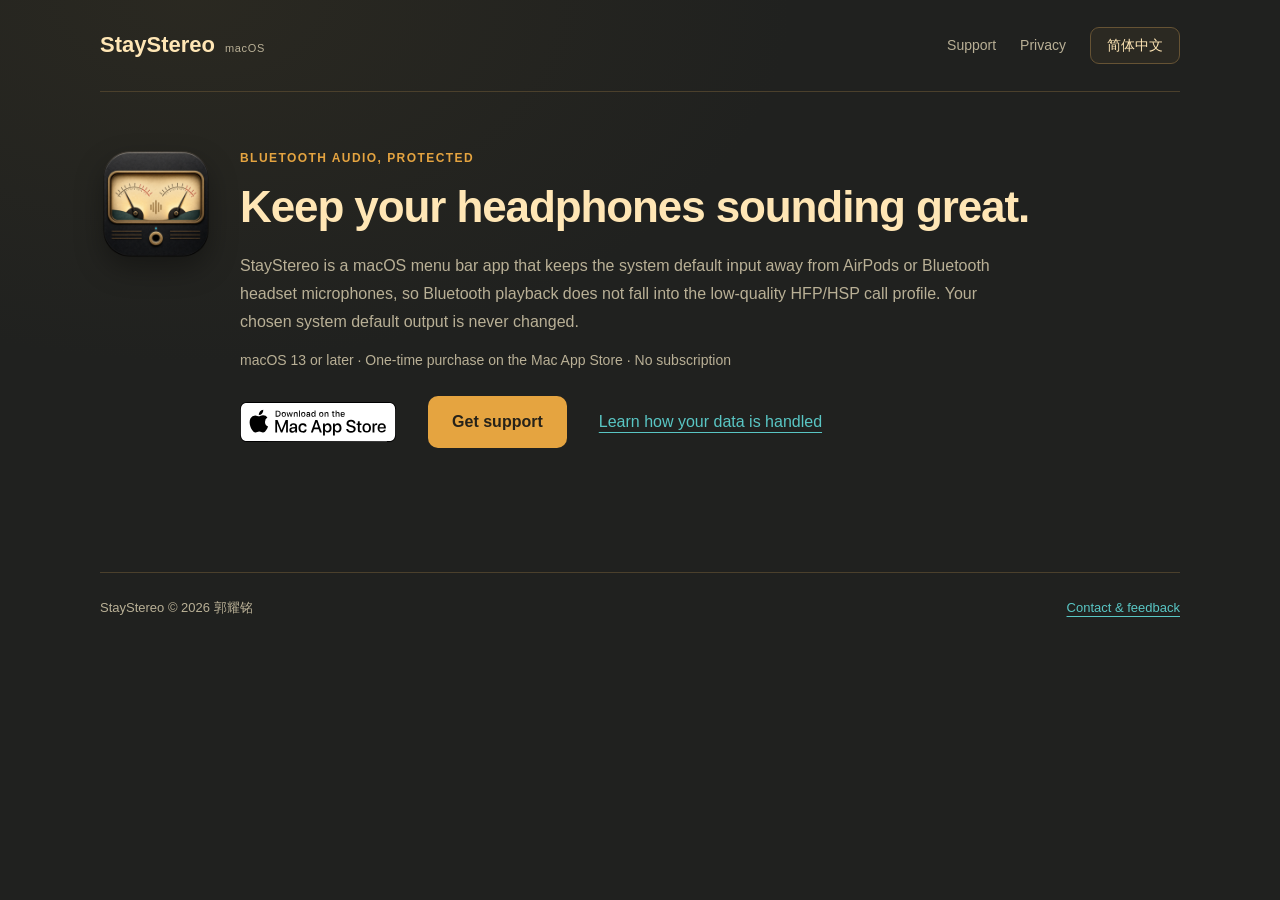
<file: index.html>
<!doctype html>
<html lang="en">
<head>
<meta charset="utf-8">
<meta name="viewport" content="width=device-width, initial-scale=1">
<meta name="color-scheme" content="dark">
<meta http-equiv="refresh" content="0; url=en/index.html">
<link rel="canonical" href="https://the-eric-kwok.github.io/staystereo-support/en/index.html">
<link rel="stylesheet" href="assets/style.css">
<title>StayStereo</title>
</head>
<body>
<main><p>This page has moved to the <a href="en/index.html">English website</a>.</p></main>
</body>
</html>
</file>
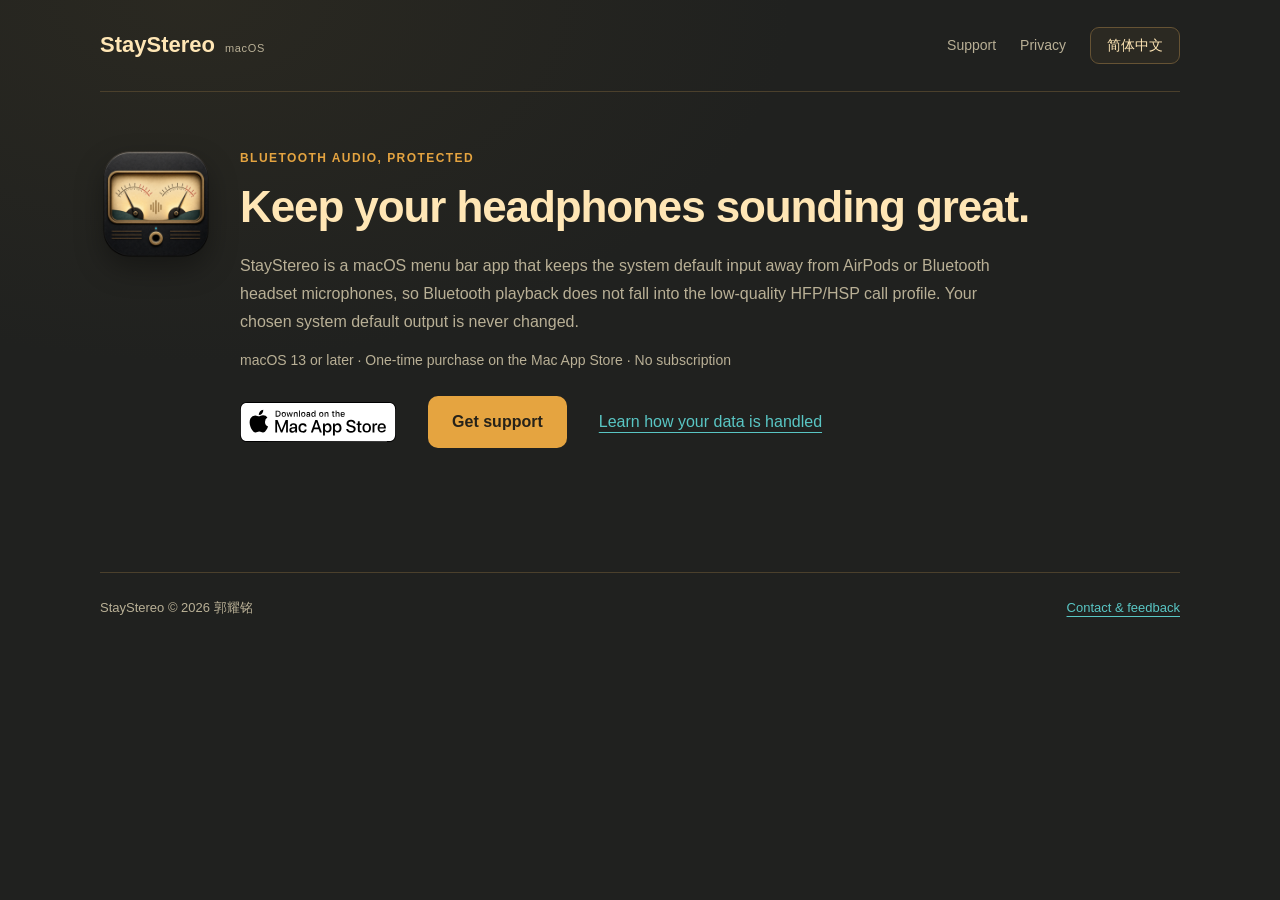
<file: en/index.html>
<!doctype html>
<html lang="en">
<head>
<meta charset="utf-8">
<meta name="viewport" content="width=device-width, initial-scale=1">
<meta name="color-scheme" content="dark">
<meta name="description" content="StayStereo — Keep Bluetooth playback clear on your Mac.">
<title>StayStereo · Keep your headphones sounding great</title>
<link rel="icon" type="image/png" href="../assets/app-icon.png">
<link rel="stylesheet" href="../assets/style.css">
<link rel="alternate" hreflang="zh-CN" href="../zh/index.html">
<link rel="alternate" hreflang="en" href="../en/index.html">
</head>
<body class="home-page">
<a class="skip" href="#content">Skip to content</a>
<header><nav aria-label="Main navigation">
<a class="brand" href="index.html">StayStereo<span>macOS</span></a>
<div class="links"><a href="support.html">Support</a><a href="privacy.html">Privacy</a><a class="language" href="../zh/index.html" lang="zh-CN" hreflang="zh-CN">简体中文</a></div>
</nav></header>
<main id="content">
<div class="hero">
<img class="app-icon" src="../assets/app-icon.png" width="112" height="112" alt="">
<div class="hero-copy">
<p class="eyebrow">BLUETOOTH AUDIO, PROTECTED</p>
<h1>Keep your headphones sounding great.</h1>
<p>StayStereo is a macOS menu bar app that keeps the system default input away from AirPods or Bluetooth headset microphones, so Bluetooth playback does not fall into the low-quality HFP/HSP call profile. Your chosen system default output is never changed.</p>
<section class="home-intro" aria-label="At a glance">
<p class="purchase-note">macOS 13 or later · One-time purchase on the Mac App Store · No subscription</p>
<div class="actions"><a class="mac-app-store-link" href="https://apps.apple.com/us/app/staystereo-mic-auto-switch/id6797420495?mt=12"><img src="mac-app-store-badge.svg" width="156" height="40" alt="Download StayStereo on the Mac App Store"></a><a class="button" href="support.html">Get support</a><a class="privacy-link" href="privacy.html">Learn how your data is handled</a></div>
</section>
</div>
</div>
</main>
<footer><span>StayStereo © 2026 郭耀铭</span><a href="support.html">Contact &amp; feedback</a></footer>
</body>
</html>
</file>
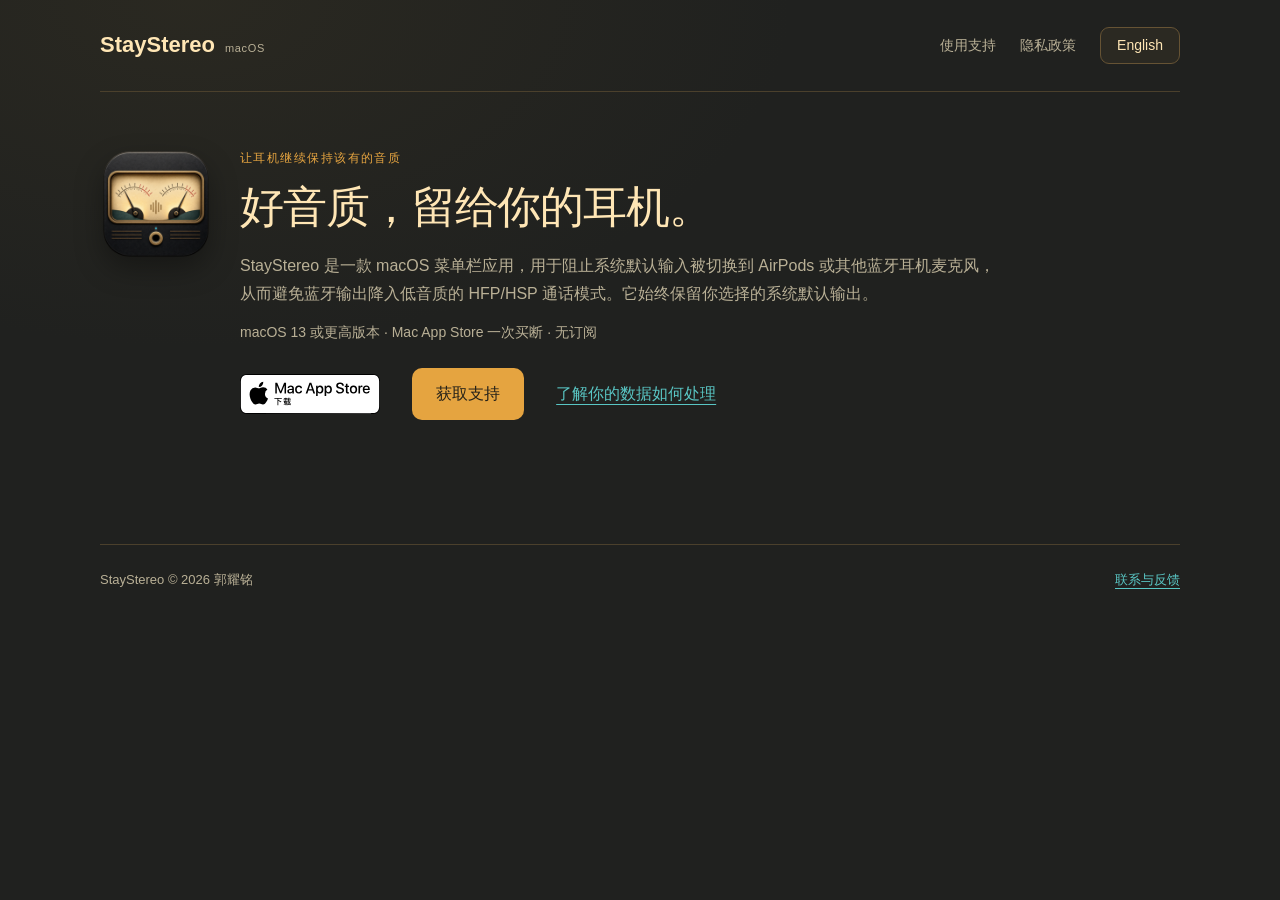
<file: zh/index.html>
<!doctype html>
<html lang="zh-CN">
<head>
<meta charset="utf-8">
<meta name="viewport" content="width=device-width, initial-scale=1">
<meta name="color-scheme" content="dark">
<meta name="description" content="StayStereo——保护 Mac 蓝牙播放音质，保留你选择的输出设备。">
<title>StayStereo · 好音质，留给你的耳机</title>
<link rel="icon" type="image/png" href="../assets/app-icon.png">
<link rel="stylesheet" href="../assets/style.css">
<link rel="alternate" hreflang="zh-CN" href="index.html">
<link rel="alternate" hreflang="en" href="../en/index.html">
</head>
<body class="home-page">
<a class="skip" href="#content">跳至正文</a>
<header><nav aria-label="主导航">
<a class="brand" href="index.html">StayStereo<span>macOS</span></a>
<div class="links"><a href="support.html">使用支持</a><a href="privacy.html">隐私政策</a><a class="language" href="../en/index.html" lang="en" hreflang="en">English</a></div>
</nav></header>
<main id="content">
<div class="hero">
<img class="app-icon" src="../assets/app-icon.png" width="112" height="112" alt="">
<div class="hero-copy">
<p class="eyebrow">让耳机继续保持该有的音质</p>
<h1>好音质，留给你的耳机。</h1>
<p>StayStereo 是一款 macOS 菜单栏应用，用于阻止系统默认输入被切换到 AirPods 或其他蓝牙耳机麦克风，从而避免蓝牙输出降入低音质的 HFP/HSP 通话模式。它始终保留你选择的系统默认输出。</p>
<section class="home-intro" aria-label="应用概览">
<p class="purchase-note">macOS 13 或更高版本 · Mac App Store 一次买断 · 无订阅</p>
<div class="actions"><a class="mac-app-store-link" href="https://apps.apple.com/cn/app/staystereo-%E4%BF%9D%E6%8C%81%E9%9F%B3%E8%B4%A8/id6797420495?mt=12"><img src="mac-app-store-badge.svg" width="140" height="40" alt="在 Mac App Store 下载 StayStereo"></a><a class="button" href="support.html">获取支持</a><a class="privacy-link" href="privacy.html">了解你的数据如何处理</a></div>
</section>
</div>
</div>
</main>
<footer><span>StayStereo © 2026 郭耀铭</span><a href="support.html">联系与反馈</a></footer>
</body>
</html>
</file>
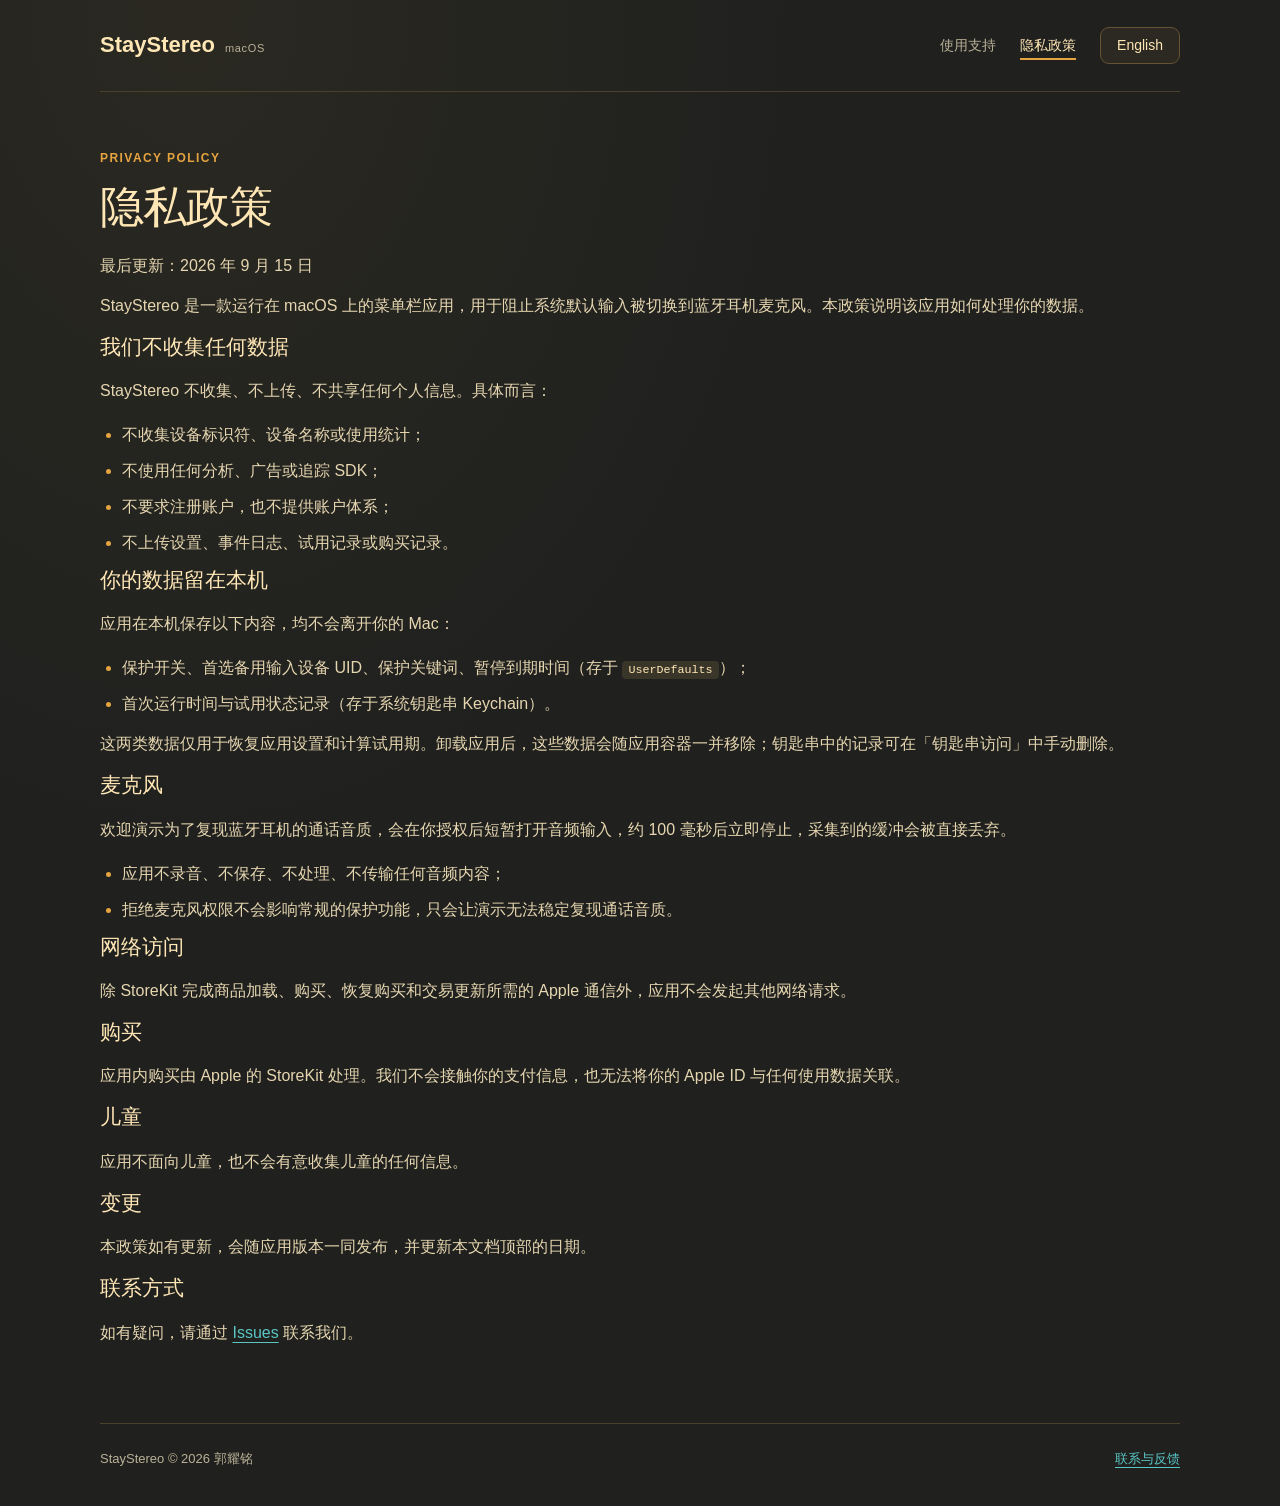
<file: privacy.html>
<!doctype html>
<html lang="zh-CN">
<head>
<meta charset="utf-8">
<meta name="viewport" content="width=device-width, initial-scale=1">
<meta name="color-scheme" content="light dark">
<meta name="description" content="StayStereo 隐私政策——保护 Mac 蓝牙播放音质，保留你选择的输出设备。">
<title>隐私政策 · StayStereo</title>
<link rel="stylesheet" href="assets/style.css">
<link rel="alternate" hreflang="zh-CN" href="privacy.html">
<link rel="alternate" hreflang="en" href="en/privacy.html">
</head>
<body>
<a class="skip" href="#content">跳至正文</a>
<header><nav aria-label="主导航">
<a class="brand" href="index.html">StayStereo<span>macOS</span></a>
<div class="links"><a href="index.html">使用支持</a><a href="privacy.html" aria-current="page">隐私政策</a><a class="language" href="en/privacy.html" lang="en" hreflang="en">English</a></div>
</nav></header>
<main id="content">
<p class="eyebrow">PRIVACY POLICY</p>
<h1>隐私政策</h1>
<p>最后更新：2026 年 9 月 15 日</p>
<p>StayStereo 是一款运行在 macOS 上的菜单栏应用，用于阻止系统默认输入被切换到蓝牙耳机麦克风。本政策说明该应用如何处理你的数据。</p>
<h2>我们不收集任何数据</h2>
<p>StayStereo 不收集、不上传、不共享任何个人信息。具体而言：</p>
<ul>
<li>不收集设备标识符、设备名称或使用统计；</li>
<li>不使用任何分析、广告或追踪 SDK；</li>
<li>不要求注册账户，也不提供账户体系；</li>
<li>不上传设置、事件日志、试用记录或购买记录。</li>
</ul>
<h2>你的数据留在本机</h2>
<p>应用在本机保存以下内容，均不会离开你的 Mac：</p>
<ul>
<li>保护开关、首选备用输入设备 UID、保护关键词、暂停到期时间（存于 <code>UserDefaults</code>）；</li>
<li>首次运行时间与试用状态记录（存于系统钥匙串 Keychain）。</li>
</ul>
<p>这两类数据仅用于恢复应用设置和计算试用期。卸载应用后，这些数据会随应用容器一并移除；钥匙串中的记录可在「钥匙串访问」中手动删除。</p>
<h2>麦克风</h2>
<p>欢迎演示为了复现蓝牙耳机的通话音质，会在你授权后短暂打开音频输入，约 100 毫秒后立即停止，采集到的缓冲会被直接丢弃。</p>
<ul>
<li>应用不录音、不保存、不处理、不传输任何音频内容；</li>
<li>拒绝麦克风权限不会影响常规的保护功能，只会让演示无法稳定复现通话音质。</li>
</ul>
<h2>网络访问</h2>
<p>除 StoreKit 完成商品加载、购买、恢复购买和交易更新所需的 Apple 通信外，应用不会发起其他网络请求。</p>
<h2>购买</h2>
<p>应用内购买由 Apple 的 StoreKit 处理。我们不会接触你的支付信息，也无法将你的 Apple ID 与任何使用数据关联。</p>
<h2>儿童</h2>
<p>应用不面向儿童，也不会有意收集儿童的任何信息。</p>
<h2>变更</h2>
<p>本政策如有更新，会随应用版本一同发布，并更新本文档顶部的日期。</p>
<h2>联系方式</h2>
<p>如有疑问，请通过 <a href="https://github.com/the-eric-kwok/staystereo-support/issues">Issues</a> 联系我们。</p>
</main>
<footer><span>StayStereo © 2026 郭耀铭</span><a href="https://github.com/the-eric-kwok/staystereo-support/issues">联系与反馈</a></footer>
</body>
</html>
</file>
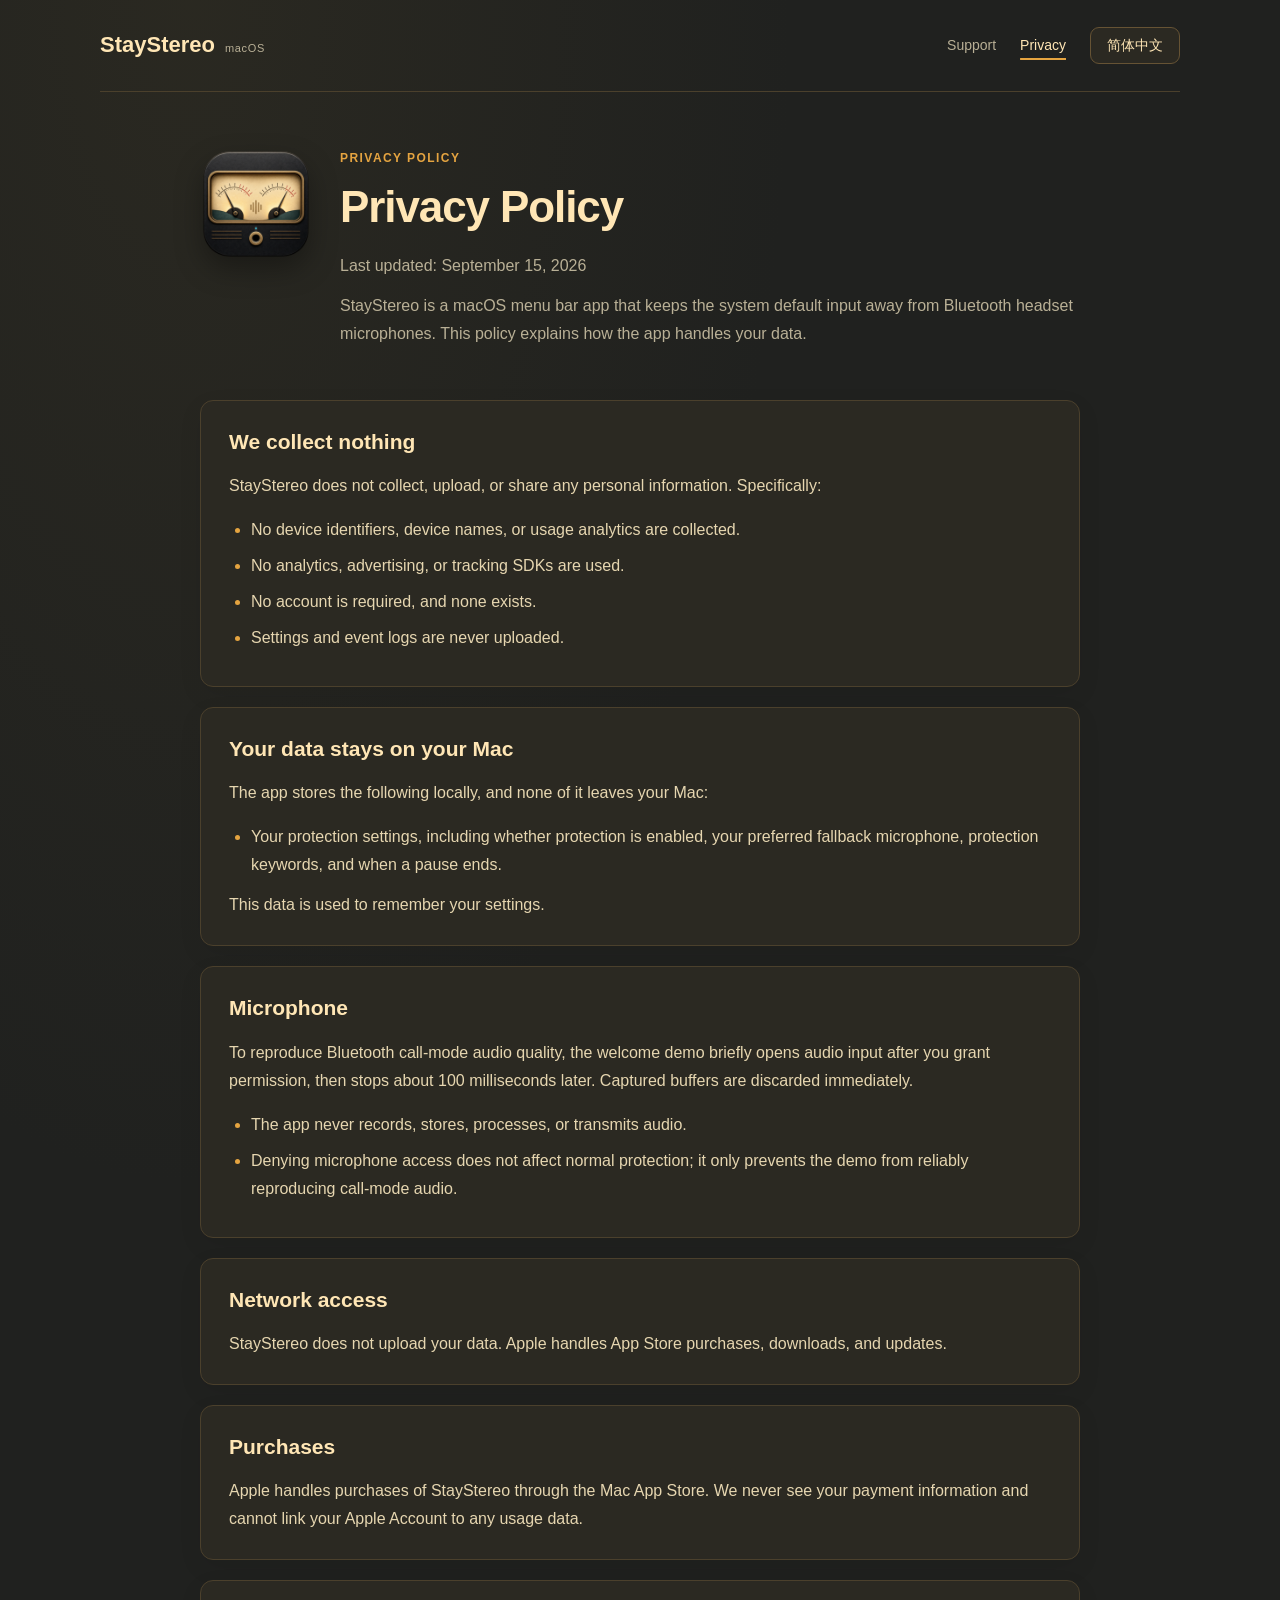
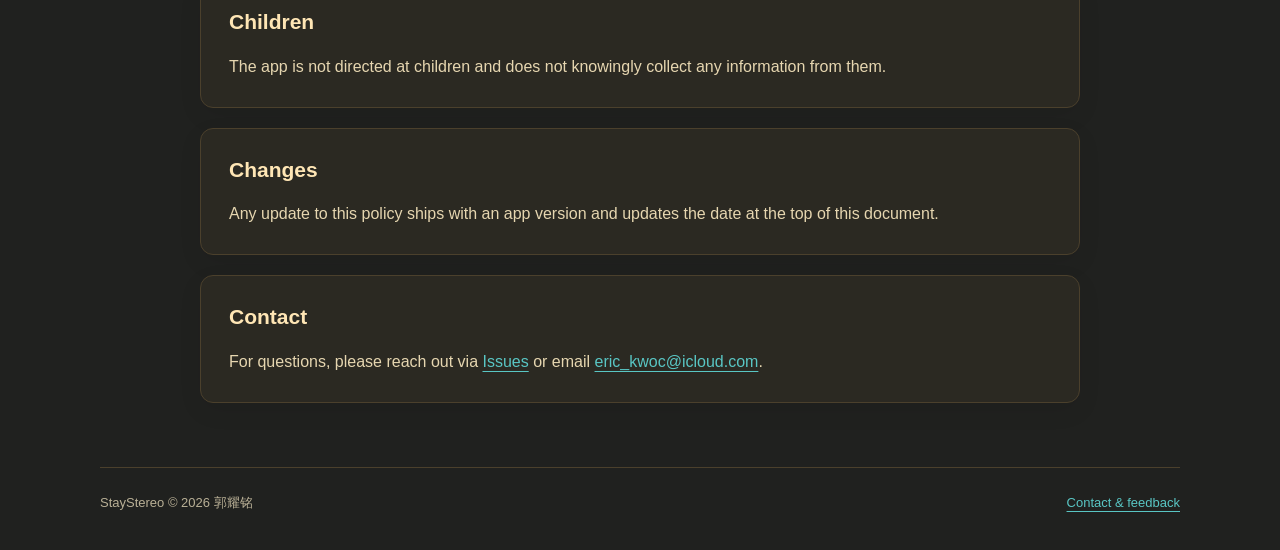
<file: en/privacy.html>
<!doctype html>
<html lang="en">
<head>
<meta charset="utf-8">
<meta name="viewport" content="width=device-width, initial-scale=1">
<meta name="color-scheme" content="dark">
<meta name="description" content="StayStereo Privacy Policy — Keep Bluetooth playback clear on your Mac.">
<title>Privacy Policy · StayStereo</title>
<link rel="icon" type="image/png" href="../assets/app-icon.png">
<link rel="stylesheet" href="../assets/style.css">
<link rel="alternate" hreflang="zh-CN" href="../zh/privacy.html">
<link rel="alternate" hreflang="en" href="../en/privacy.html">
</head>
<body class="privacy-page">
<a class="skip" href="#content">Skip to content</a>
<header><nav aria-label="Main navigation">
<a class="brand" href="index.html">StayStereo<span>macOS</span></a>
<div class="links"><a href="support.html">Support</a><a href="privacy.html" aria-current="page">Privacy</a><a class="language" href="../zh/privacy.html" lang="zh-CN" hreflang="zh-CN">简体中文</a></div>
</nav></header>
<main id="content">
<div class="hero">
<img class="app-icon" src="../assets/app-icon.png" width="112" height="112" alt="">
<div class="hero-copy">
<p class="eyebrow">PRIVACY POLICY</p>
<h1>Privacy Policy</h1>
<p>Last updated: September 15, 2026</p>
<p>StayStereo is a macOS menu bar app that keeps the system default input away from Bluetooth headset microphones. This policy explains how the app handles your data.</p>
</div>
</div>
<div class="sections">
<section class="card"><h2>We collect nothing</h2>
<p>StayStereo does not collect, upload, or share any personal information. Specifically:</p>
<ul>
<li>No device identifiers, device names, or usage analytics are collected.</li>
<li>No analytics, advertising, or tracking SDKs are used.</li>
<li>No account is required, and none exists.</li>
<li>Settings and event logs are never uploaded.</li>
</ul>
</section>
<section class="card"><h2>Your data stays on your Mac</h2>
<p>The app stores the following locally, and none of it leaves your Mac:</p>
<ul>
<li>Your protection settings, including whether protection is enabled, your preferred fallback microphone, protection keywords, and when a pause ends.</li>
</ul>
<p>This data is used to remember your settings.</p>
</section>
<section class="card"><h2>Microphone</h2>
<p>To reproduce Bluetooth call-mode audio quality, the welcome demo briefly opens audio input after you grant permission, then stops about 100 milliseconds later. Captured buffers are discarded immediately.</p>
<ul>
<li>The app never records, stores, processes, or transmits audio.</li>
<li>Denying microphone access does not affect normal protection; it only prevents the demo from reliably reproducing call-mode audio.</li>
</ul>
</section>
<section class="card"><h2>Network access</h2>
<p>StayStereo does not upload your data. Apple handles App Store purchases, downloads, and updates.</p>
</section>
<section class="card"><h2>Purchases</h2>
<p>Apple handles purchases of StayStereo through the Mac App Store. We never see your payment information and cannot link your Apple Account to any usage data.</p>
</section>
<section class="card"><h2>Children</h2>
<p>The app is not directed at children and does not knowingly collect any information from them.</p>
</section>
<section class="card"><h2>Changes</h2>
<p>Any update to this policy ships with an app version and updates the date at the top of this document.</p>
</section>
<section class="card"><h2>Contact</h2>
<p>For questions, please reach out via <a href="https://github.com/the-eric-kwok/staystereo-support/issues">Issues</a> or email <a href="mailto:eric_kwoc@icloud.com">eric_kwoc@icloud.com</a>.</p>
</section>
</div>
</main>
<footer><span>StayStereo © 2026 郭耀铭</span><a href="support.html">Contact &amp; feedback</a></footer>
</body>
</html>
</file>
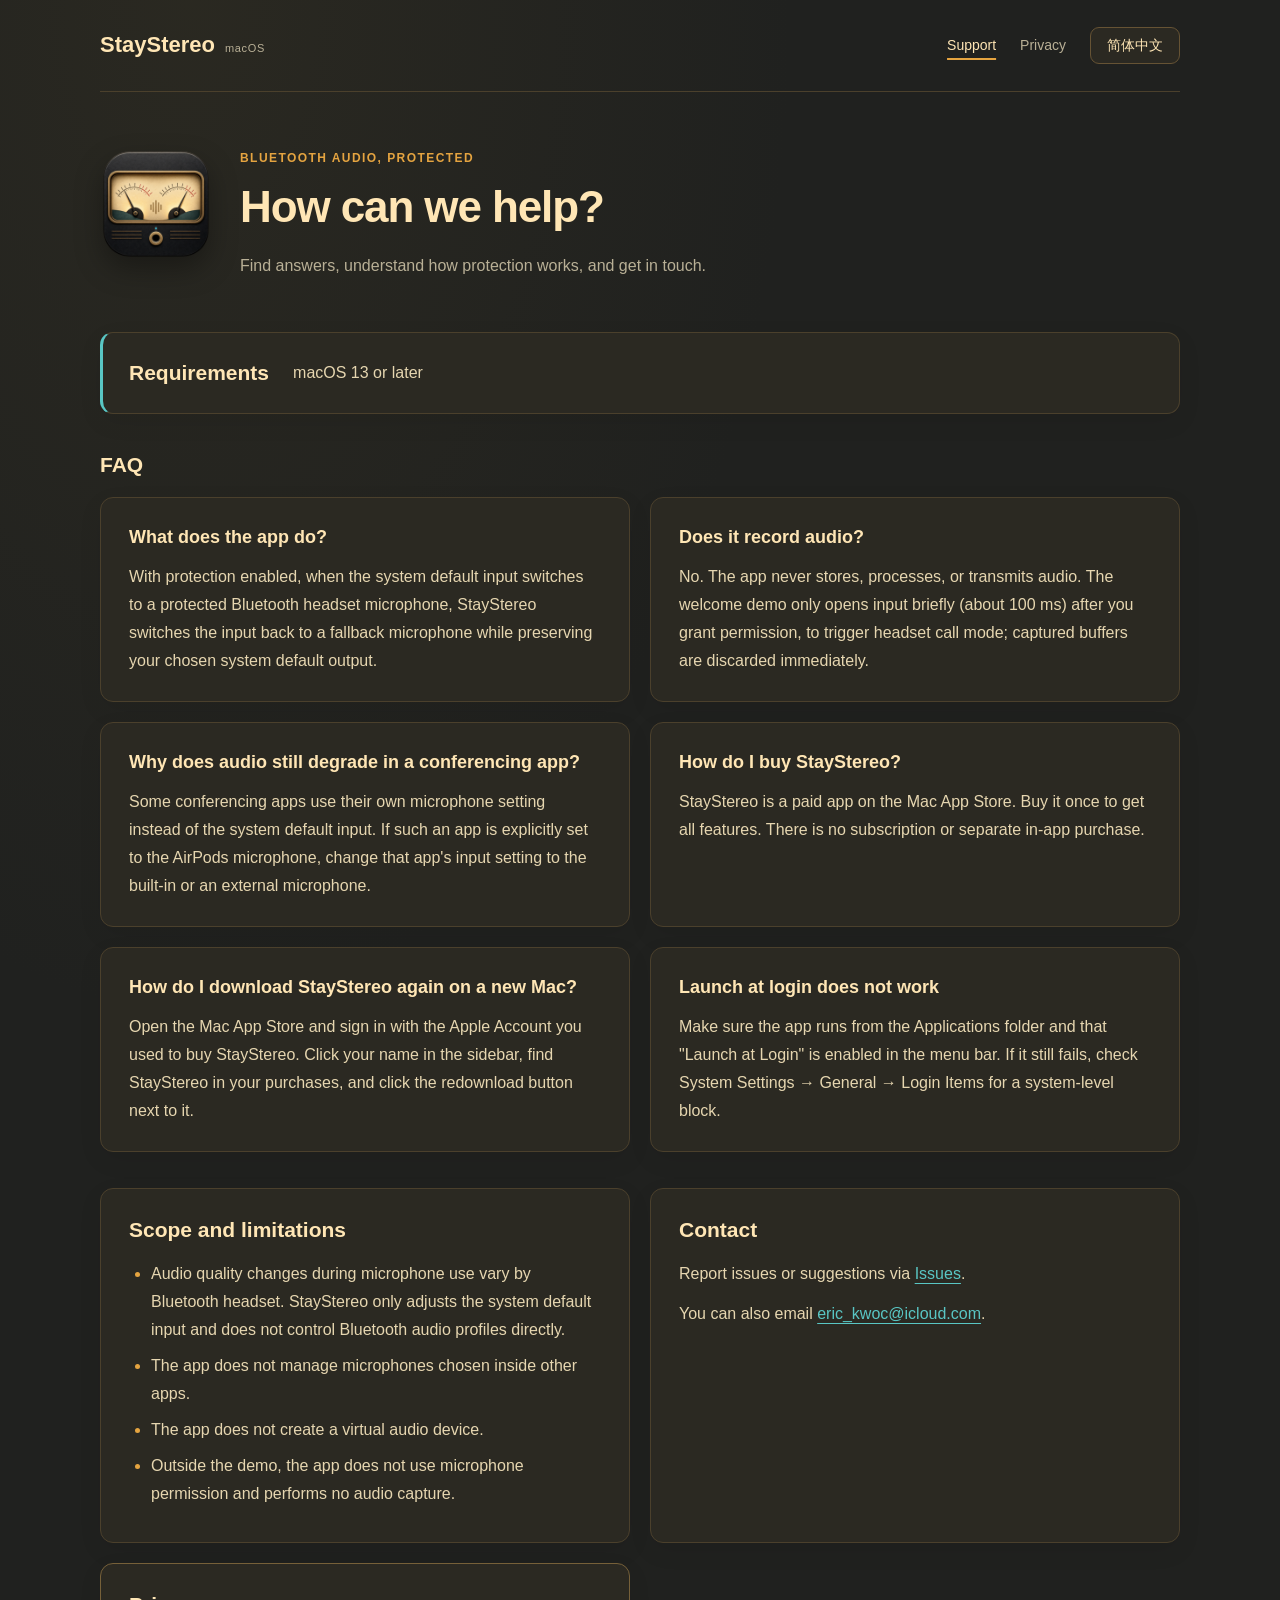
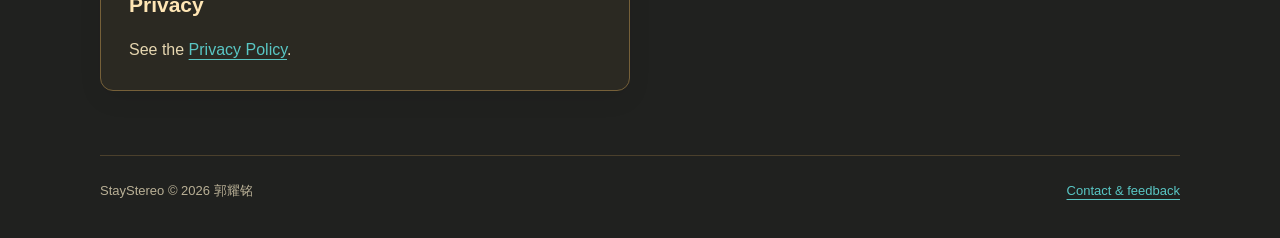
<file: en/support.html>
<!doctype html>
<html lang="en">
<head>
<meta charset="utf-8">
<meta name="viewport" content="width=device-width, initial-scale=1">
<meta name="color-scheme" content="dark">
<meta name="description" content="StayStereo Support — Keep Bluetooth playback clear on your Mac.">
<title>Support · StayStereo</title>
<link rel="icon" type="image/png" href="../assets/app-icon.png">
<link rel="stylesheet" href="../assets/style.css">
<link rel="alternate" hreflang="zh-CN" href="../zh/support.html">
<link rel="alternate" hreflang="en" href="../en/support.html">
</head>
<body class="support-page">
<a class="skip" href="#content">Skip to content</a>
<header><nav aria-label="Main navigation">
<a class="brand" href="index.html">StayStereo<span>macOS</span></a>
<div class="links"><a href="support.html" aria-current="page">Support</a><a href="privacy.html">Privacy</a><a class="language" href="../zh/support.html" lang="zh-CN" hreflang="zh-CN">简体中文</a></div>
</nav></header>
<main id="content">
<div class="hero">
<img class="app-icon" src="../assets/app-icon.png" width="112" height="112" alt="">
<div class="hero-copy">
<p class="eyebrow">BLUETOOTH AUDIO, PROTECTED</p>
<h1>How can we help?</h1>
<p>Find answers, understand how protection works, and get in touch.</p>
</div>
</div>
<div class="sections">
<section class="card"><h2>Requirements</h2>
<ul>
<li>macOS 13 or later</li>
</ul>
</section>
<section class="faq-section"><h2>FAQ</h2>
<div class="faq-grid"><article class="card"><h3>What does the app do?</h3>
<p>With protection enabled, when the system default input switches to a protected Bluetooth headset microphone, StayStereo switches the input back to a fallback microphone while preserving your chosen system default output.</p>
</article><article class="card"><h3>Does it record audio?</h3>
<p>No. The app never stores, processes, or transmits audio. The welcome demo only opens input briefly (about 100 ms) after you grant permission, to trigger headset call mode; captured buffers are discarded immediately.</p>
</article><article class="card"><h3>Why does audio still degrade in a conferencing app?</h3>
<p>Some conferencing apps use their own microphone setting instead of the system default input. If such an app is explicitly set to the AirPods microphone, change that app&#x27;s input setting to the built-in or an external microphone.</p>
</article><article class="card"><h3>How do I buy StayStereo?</h3>
<p>StayStereo is a paid app on the Mac App Store. Buy it once to get all features. There is no subscription or separate in-app purchase.</p>
</article><article class="card"><h3>How do I download StayStereo again on a new Mac?</h3>
<p>Open the Mac App Store and sign in with the Apple Account you used to buy StayStereo. Click your name in the sidebar, find StayStereo in your purchases, and click the redownload button next to it.</p>
</article><article class="card"><h3>Launch at login does not work</h3>
<p>Make sure the app runs from the Applications folder and that &quot;Launch at Login&quot; is enabled in the menu bar. If it still fails, check System Settings → General → Login Items for a system-level block.</p>
</article></div></section>
<section class="card"><h2>Scope and limitations</h2>
<ul>
<li>Audio quality changes during microphone use vary by Bluetooth headset. StayStereo only adjusts the system default input and does not control Bluetooth audio profiles directly.</li>
<li>The app does not manage microphones chosen inside other apps.</li>
<li>The app does not create a virtual audio device.</li>
<li>Outside the demo, the app does not use microphone permission and performs no audio capture.</li>
</ul>
</section>
<section class="card"><h2>Contact</h2>
<p>Report issues or suggestions via <a href="https://github.com/the-eric-kwok/staystereo-support/issues">Issues</a>.</p>
<p>You can also email <a href="mailto:eric_kwoc@icloud.com">eric_kwoc@icloud.com</a>.</p>
</section>
<section class="card"><h2>Privacy</h2>
<p>See the <a href="privacy.html">Privacy Policy</a>.</p>
</section>
</div>
</main>
<footer><span>StayStereo © 2026 郭耀铭</span><a href="support.html">Contact &amp; feedback</a></footer>
</body>
</html>
</file>
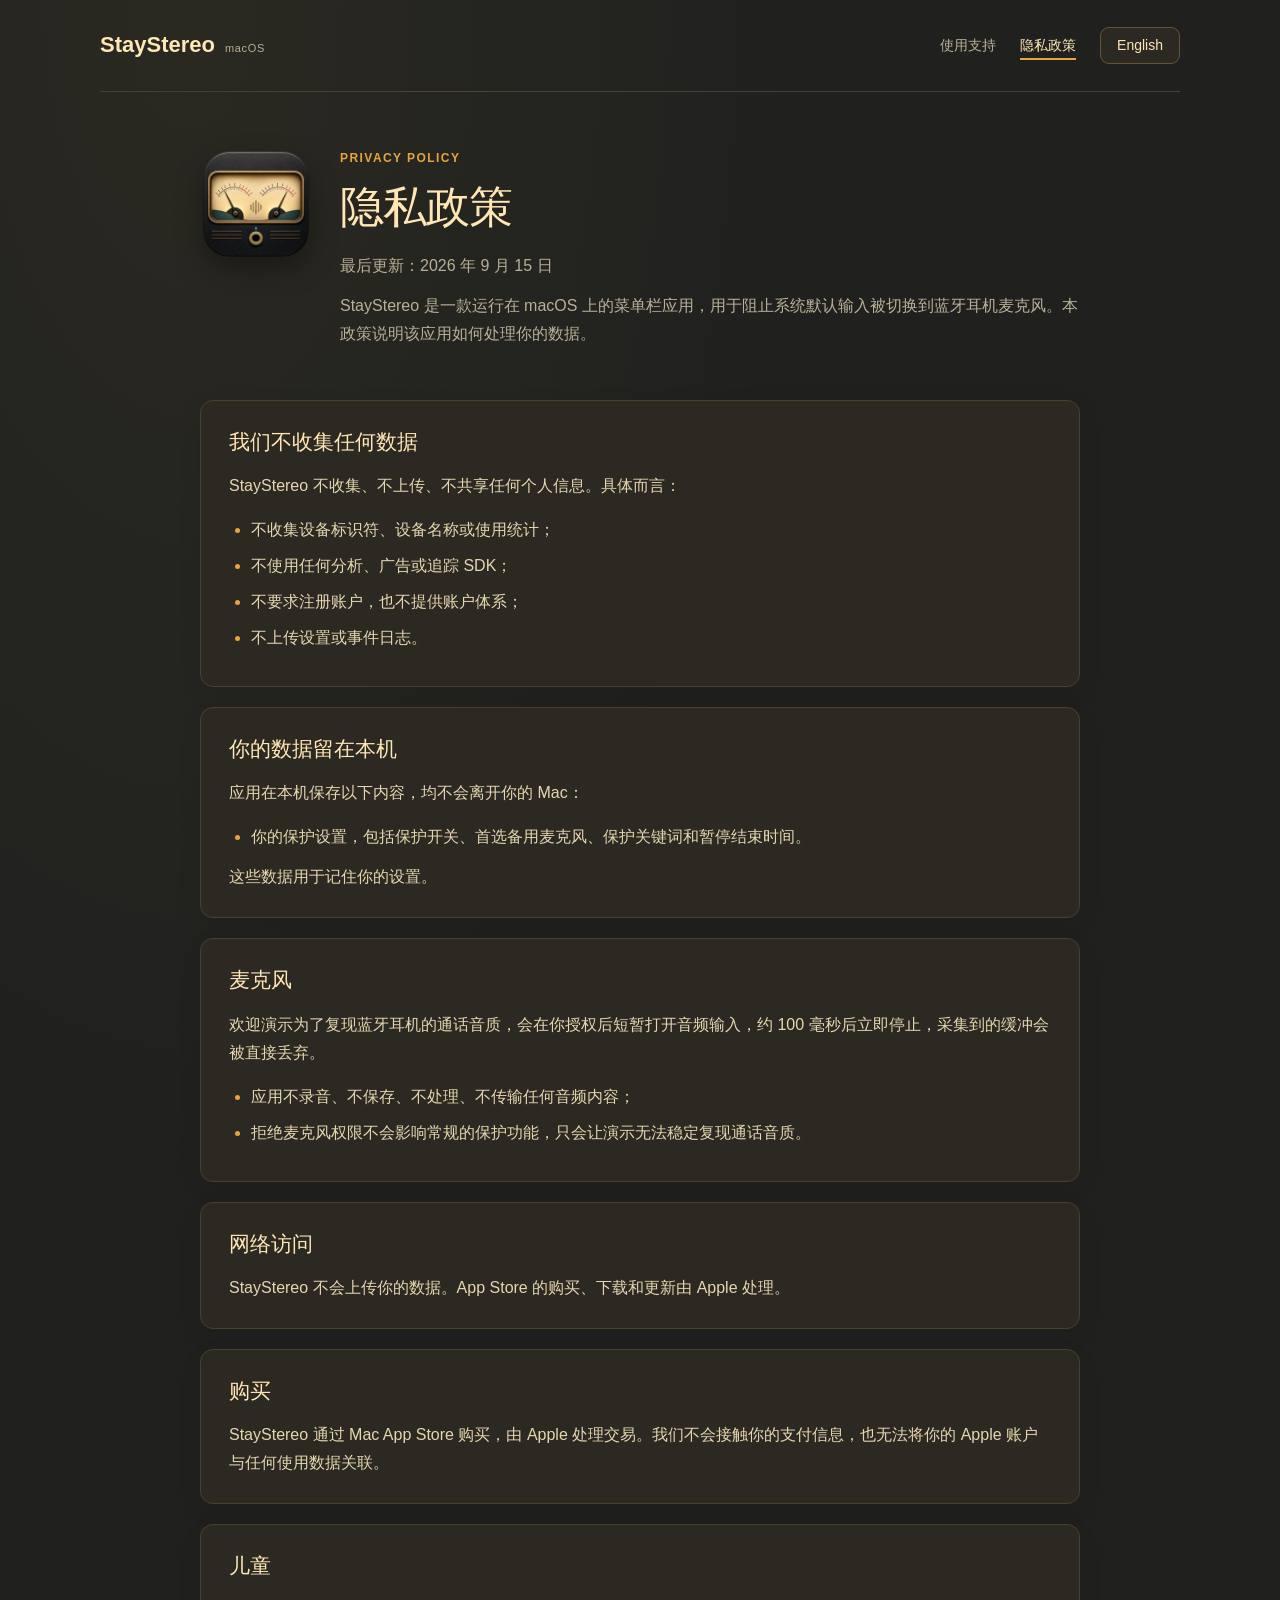
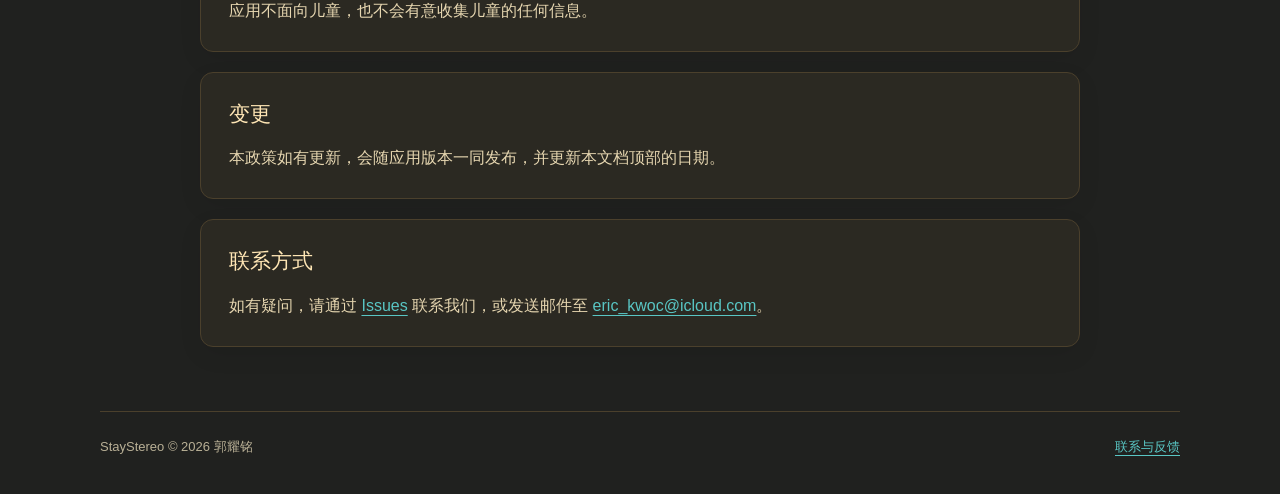
<file: zh/privacy.html>
<!doctype html>
<html lang="zh-CN">
<head>
<meta charset="utf-8">
<meta name="viewport" content="width=device-width, initial-scale=1">
<meta name="color-scheme" content="dark">
<meta name="description" content="StayStereo 隐私政策——保护 Mac 蓝牙播放音质，保留你选择的输出设备。">
<title>隐私政策 · StayStereo</title>
<link rel="icon" type="image/png" href="../assets/app-icon.png">
<link rel="stylesheet" href="../assets/style.css">
<link rel="alternate" hreflang="zh-CN" href="privacy.html">
<link rel="alternate" hreflang="en" href="../en/privacy.html">
</head>
<body class="privacy-page">
<a class="skip" href="#content">跳至正文</a>
<header><nav aria-label="主导航">
<a class="brand" href="index.html">StayStereo<span>macOS</span></a>
<div class="links"><a href="support.html">使用支持</a><a href="privacy.html" aria-current="page">隐私政策</a><a class="language" href="../en/privacy.html" lang="en" hreflang="en">English</a></div>
</nav></header>
<main id="content">
<div class="hero">
<img class="app-icon" src="../assets/app-icon.png" width="112" height="112" alt="">
<div class="hero-copy">
<p class="eyebrow">PRIVACY POLICY</p>
<h1>隐私政策</h1>
<p>最后更新：2026 年 9 月 15 日</p>
<p>StayStereo 是一款运行在 macOS 上的菜单栏应用，用于阻止系统默认输入被切换到蓝牙耳机麦克风。本政策说明该应用如何处理你的数据。</p>
</div>
</div>
<div class="sections">
<section class="card"><h2>我们不收集任何数据</h2>
<p>StayStereo 不收集、不上传、不共享任何个人信息。具体而言：</p>
<ul>
<li>不收集设备标识符、设备名称或使用统计；</li>
<li>不使用任何分析、广告或追踪 SDK；</li>
<li>不要求注册账户，也不提供账户体系；</li>
<li>不上传设置或事件日志。</li>
</ul>
</section>
<section class="card"><h2>你的数据留在本机</h2>
<p>应用在本机保存以下内容，均不会离开你的 Mac：</p>
<ul>
<li>你的保护设置，包括保护开关、首选备用麦克风、保护关键词和暂停结束时间。</li>
</ul>
<p>这些数据用于记住你的设置。</p>
</section>
<section class="card"><h2>麦克风</h2>
<p>欢迎演示为了复现蓝牙耳机的通话音质，会在你授权后短暂打开音频输入，约 100 毫秒后立即停止，采集到的缓冲会被直接丢弃。</p>
<ul>
<li>应用不录音、不保存、不处理、不传输任何音频内容；</li>
<li>拒绝麦克风权限不会影响常规的保护功能，只会让演示无法稳定复现通话音质。</li>
</ul>
</section>
<section class="card"><h2>网络访问</h2>
<p>StayStereo 不会上传你的数据。App Store 的购买、下载和更新由 Apple 处理。</p>
</section>
<section class="card"><h2>购买</h2>
<p>StayStereo 通过 Mac App Store 购买，由 Apple 处理交易。我们不会接触你的支付信息，也无法将你的 Apple 账户与任何使用数据关联。</p>
</section>
<section class="card"><h2>儿童</h2>
<p>应用不面向儿童，也不会有意收集儿童的任何信息。</p>
</section>
<section class="card"><h2>变更</h2>
<p>本政策如有更新，会随应用版本一同发布，并更新本文档顶部的日期。</p>
</section>
<section class="card"><h2>联系方式</h2>
<p>如有疑问，请通过 <a href="https://github.com/the-eric-kwok/staystereo-support/issues">Issues</a> 联系我们，或发送邮件至 <a href="mailto:eric_kwoc@icloud.com">eric_kwoc@icloud.com</a>。</p>
</section>
</div>
</main>
<footer><span>StayStereo © 2026 郭耀铭</span><a href="support.html">联系与反馈</a></footer>
</body>
</html>
</file>
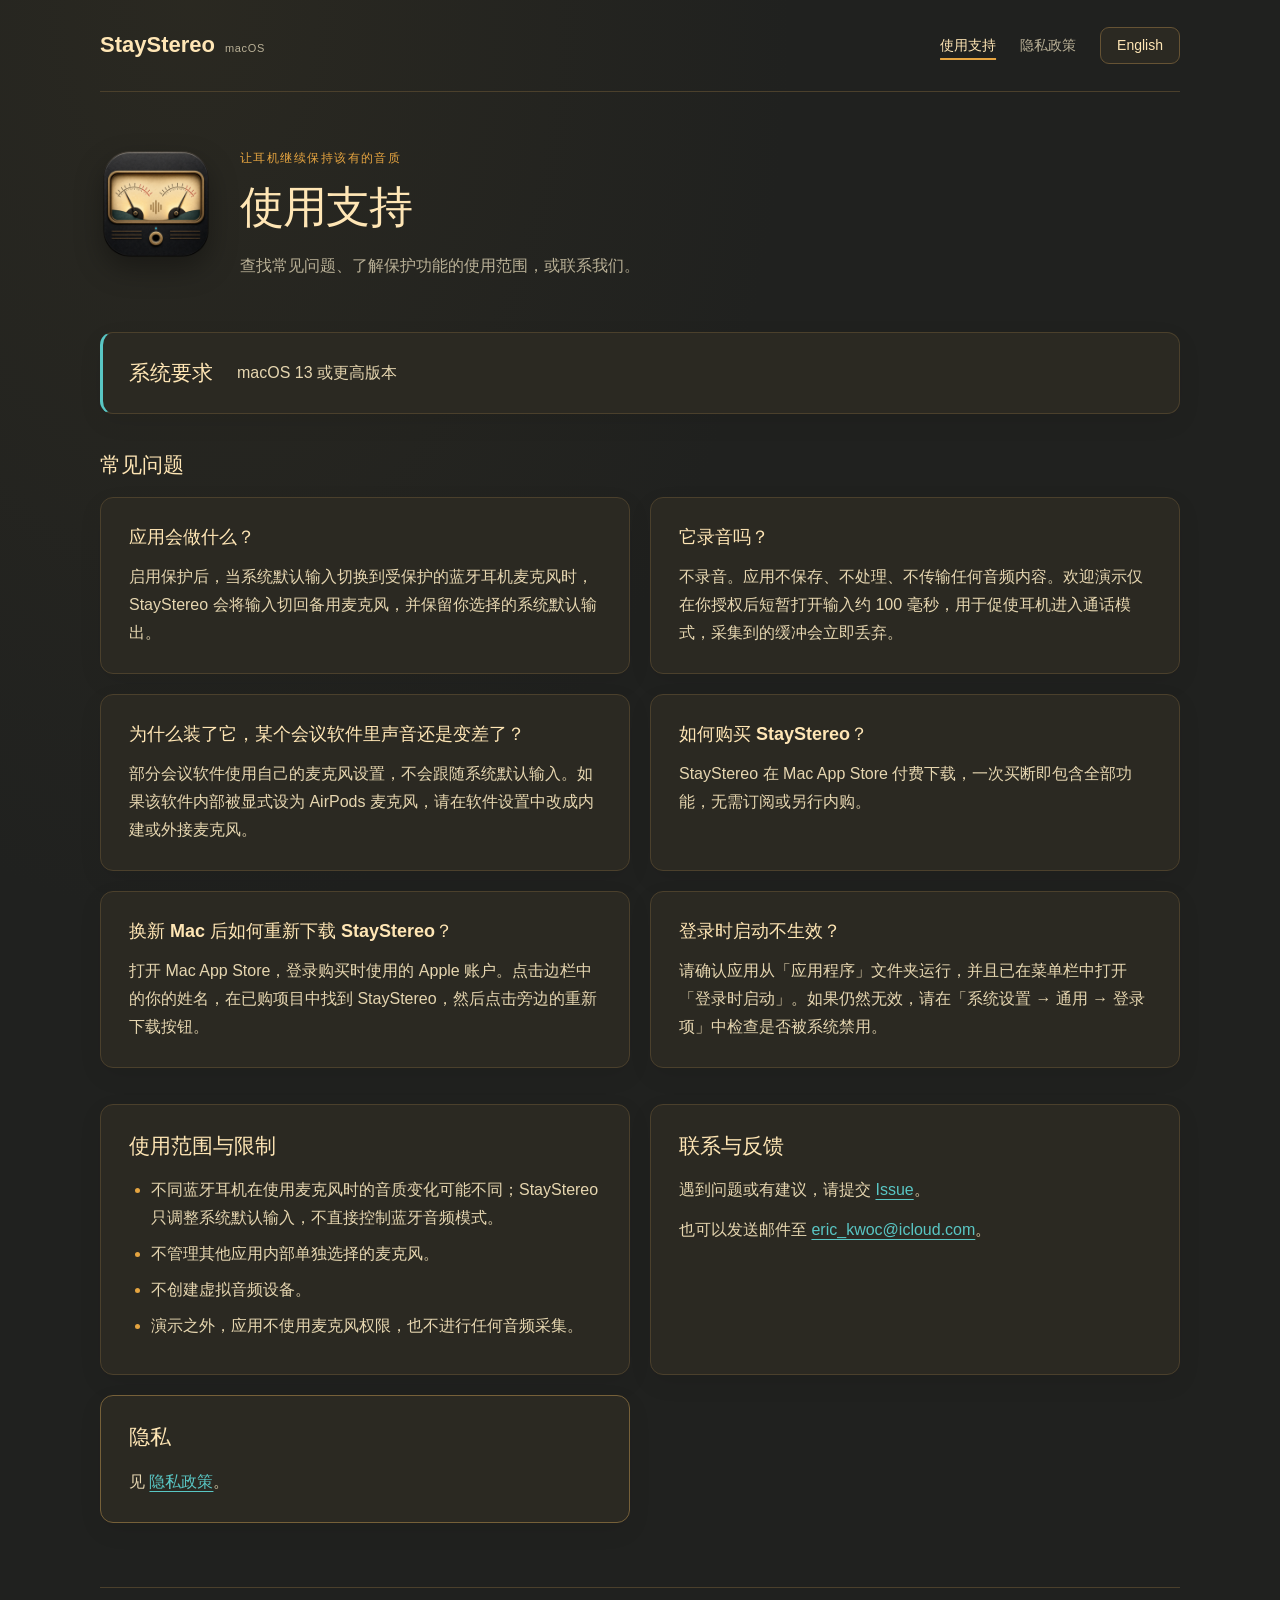
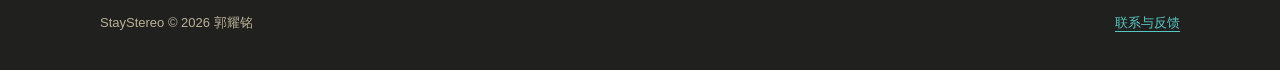
<file: zh/support.html>
<!doctype html>
<html lang="zh-CN">
<head>
<meta charset="utf-8">
<meta name="viewport" content="width=device-width, initial-scale=1">
<meta name="color-scheme" content="dark">
<meta name="description" content="StayStereo 使用支持——保护 Mac 蓝牙播放音质，保留你选择的输出设备。">
<title>使用支持 · StayStereo</title>
<link rel="icon" type="image/png" href="../assets/app-icon.png">
<link rel="stylesheet" href="../assets/style.css">
<link rel="alternate" hreflang="zh-CN" href="index.html">
<link rel="alternate" hreflang="en" href="../en/support.html">
</head>
<body class="support-page">
<a class="skip" href="#content">跳至正文</a>
<header><nav aria-label="主导航">
<a class="brand" href="index.html">StayStereo<span>macOS</span></a>
<div class="links"><a href="support.html" aria-current="page">使用支持</a><a href="privacy.html">隐私政策</a><a class="language" href="../en/support.html" lang="en" hreflang="en">English</a></div>
</nav></header>
<main id="content">
<div class="hero">
<img class="app-icon" src="../assets/app-icon.png" width="112" height="112" alt="">
<div class="hero-copy">
<p class="eyebrow">让耳机继续保持该有的音质</p>
<h1>使用支持</h1>
<p>查找常见问题、了解保护功能的使用范围，或联系我们。</p>
</div>
</div>
<div class="sections">
<section class="card"><h2>系统要求</h2>
<ul>
<li>macOS 13 或更高版本</li>
</ul>
</section>
<section class="faq-section"><h2>常见问题</h2>
<div class="faq-grid"><article class="card"><h3>应用会做什么？</h3>
<p>启用保护后，当系统默认输入切换到受保护的蓝牙耳机麦克风时，StayStereo 会将输入切回备用麦克风，并保留你选择的系统默认输出。</p>
</article><article class="card"><h3>它录音吗？</h3>
<p>不录音。应用不保存、不处理、不传输任何音频内容。欢迎演示仅在你授权后短暂打开输入约 100 毫秒，用于促使耳机进入通话模式，采集到的缓冲会立即丢弃。</p>
</article><article class="card"><h3>为什么装了它，某个会议软件里声音还是变差了？</h3>
<p>部分会议软件使用自己的麦克风设置，不会跟随系统默认输入。如果该软件内部被显式设为 AirPods 麦克风，请在软件设置中改成内建或外接麦克风。</p>
</article><article class="card"><h3>如何购买 StayStereo？</h3>
<p>StayStereo 在 Mac App Store 付费下载，一次买断即包含全部功能，无需订阅或另行内购。</p>
</article><article class="card"><h3>换新 Mac 后如何重新下载 StayStereo？</h3>
<p>打开 Mac App Store，登录购买时使用的 Apple 账户。点击边栏中的你的姓名，在已购项目中找到 StayStereo，然后点击旁边的重新下载按钮。</p>
</article><article class="card"><h3>登录时启动不生效？</h3>
<p>请确认应用从「应用程序」文件夹运行，并且已在菜单栏中打开「登录时启动」。如果仍然无效，请在「系统设置 → 通用 → 登录项」中检查是否被系统禁用。</p>
</article></div></section>
<section class="card"><h2>使用范围与限制</h2>
<ul>
<li>不同蓝牙耳机在使用麦克风时的音质变化可能不同；StayStereo 只调整系统默认输入，不直接控制蓝牙音频模式。</li>
<li>不管理其他应用内部单独选择的麦克风。</li>
<li>不创建虚拟音频设备。</li>
<li>演示之外，应用不使用麦克风权限，也不进行任何音频采集。</li>
</ul>
</section>
<section class="card"><h2>联系与反馈</h2>
<p>遇到问题或有建议，请提交 <a href="https://github.com/the-eric-kwok/staystereo-support/issues">Issue</a>。</p>
<p>也可以发送邮件至 <a href="mailto:eric_kwoc@icloud.com">eric_kwoc@icloud.com</a>。</p>
</section>
<section class="card"><h2>隐私</h2>
<p>见 <a href="privacy.html">隐私政策</a>。</p>
</section>
</div>
</main>
<footer><span>StayStereo © 2026 郭耀铭</span><a href="support.html">联系与反馈</a></footer>
</body>
</html>
</file>
<file: assets/style.css>
:root {
  color-scheme: dark;
  font-family: -apple-system, BlinkMacSystemFont, "Segoe UI", sans-serif;
  font-synthesis: none;
  line-height: 1.75;
  color: #e6d6b0;
  background: #20211f;
  --heading: #ffe6b5;
  --muted: #b9b096;
  --gold: #e5a440;
  --teal: #59c6c4;
  --line: #4b402c;
  --surface: #2b2922;
}
* { box-sizing: border-box; }
body { margin: 0; background: radial-gradient(ellipse at 15% 0, #34302380, transparent 600px); }
a { color: var(--teal); text-underline-offset: 4px; }
a:hover { color: #92e1db; }
a:focus-visible { outline: 3px solid var(--gold); outline-offset: 5px; border-radius: 4px; }
header, main, footer { width: min(100% - 80px, 1080px); margin-inline: auto; }
nav { display: flex; justify-content: space-between; align-items: center; gap: 24px; padding: 26px 0; border-bottom: 1px solid var(--line); }
.brand { color: var(--heading); font-size: 22px; font-weight: 750; text-decoration: none; white-space: nowrap; }
.brand span { font-size: 11px; margin-left: 10px; font-weight: 500; color: var(--muted); letter-spacing: .06em; }
.links { display: flex; align-items: center; gap: 24px; font-size: 14px; }
.links a { color: var(--muted); text-decoration: none; }
.links a:hover, .links a[aria-current] { color: var(--heading); }
.links a[aria-current] { text-decoration: underline; text-decoration-color: var(--gold); text-decoration-thickness: 2px; text-underline-offset: 8px; }
.links .language { padding: 5px 16px; border: 1px solid #665334; border-radius: 9px; color: var(--heading); background: var(--surface); }
main { padding: 56px 0 64px; }
.hero { display: flex; align-items: flex-start; gap: 28px; margin-bottom: 40px; }
.app-icon { flex: 0 0 112px; object-fit: contain; filter: drop-shadow(0 12px 14px #0005); }
.hero-copy { flex: 1; min-width: 0; }
.eyebrow { color: var(--gold); font-size: 12px; font-weight: 700; letter-spacing: .12em; margin: 0 0 10px; }
h1 { color: var(--heading); font-size: clamp(30px, 4vw, 44px); line-height: 1.25; letter-spacing: -.025em; margin: 0 0 18px; text-wrap: balance; }
.hero-copy > p:not(.eyebrow) { color: var(--muted); max-width: 760px; }
h2 { color: var(--heading); font-size: 21px; line-height: 1.4; margin: 0 0 16px; }
h3 { color: var(--heading); font-size: 18px; line-height: 1.5; margin: 0 0 12px; }
p { margin: 12px 0; }
ul { padding-left: 22px; margin-bottom: 0; }
li { margin: 8px 0; }
li::marker { color: var(--gold); }
.sections { display: grid; grid-template-columns: 1fr 1fr; gap: 20px; }
.card { padding: 26px 28px; background: var(--surface); border: 1px solid var(--line); border-radius: 13px; box-shadow: 0 8px 24px #00000012; }
.card > :last-child { margin-bottom: 0; }
.faq-section { grid-column: 1 / -1; margin: 16px 0; }
.faq-section > h2 { margin: 0 0 18px; }
.faq-grid { display: grid; grid-template-columns: 1fr 1fr; gap: 20px; }
.support-page .sections > .card:first-child { grid-column: 1 / -1; border-left: 3px solid var(--teal); padding: 18px 26px; display: flex; align-items: center; gap: 24px; }
.support-page .sections > .card:first-child h2, .support-page .sections > .card:first-child ul { margin: 0; }
.support-page .sections > .card:first-child ul { padding: 0; list-style: none; }
.support-page .sections > .card:last-child { border-color: #766039; }
.privacy-page main { max-width: 880px; }
.privacy-page .sections { grid-template-columns: 1fr; }
code { color: var(--heading); font-size: .9em; background: #393629; padding: 2px 6px; border-radius: 4px; overflow-wrap: anywhere; }
footer { display: flex; justify-content: space-between; gap: 16px; padding: 24px 0 36px; border-top: 1px solid var(--line); font-size: 13px; color: var(--muted); }
.skip { position: absolute; top: -100px; left: 16px; padding: 8px 16px; background: var(--surface); z-index: 1; }
.skip:focus { top: 8px; }
@media (max-width: 700px) {
  header, main, footer { width: calc(100% - 36px); }
  nav { align-items: flex-start; flex-direction: column; gap: 18px; padding: 20px 0; }
  .links { gap: 22px; flex-wrap: wrap; }
  main { padding: 32px 0 40px; }
  .hero { flex-direction: column; gap: 18px; margin-bottom: 28px; }
  .app-icon { width: 88px; height: 88px; flex-basis: 88px; }
  .sections, .faq-grid { grid-template-columns: 1fr; gap: 16px; }
  .card { padding: 22px; }
  .support-page .sections > .card:first-child { align-items: flex-start; flex-direction: column; gap: 0; }
  footer { flex-direction: column; gap: 8px; }
}

.home-page .hero { margin-bottom: 20px; }
.home-intro { margin-bottom: 40px; }
.purchase-note { color: var(--muted); font-size: 14px; }
.actions { display: flex; flex-wrap: wrap; align-items: center; gap: 16px 32px; margin-top: 24px; }
.actions a { text-underline-offset: 5px; }
.mac-app-store-link { display: inline-block; }
.mac-app-store-link img { display: block; width: auto; height: 40px; }
.button { text-decoration: none; display: inline-block; padding: 12px 24px; border-radius: 10px; background: var(--gold); color: #262219; font-weight: 700; }
.button:hover { background: #f0b758; color: #262219; }
.privacy-link { text-decoration: underline; color: var(--teal); padding-block: 10px; }
.privacy-link:hover { color: #92e1db; }
</file>
